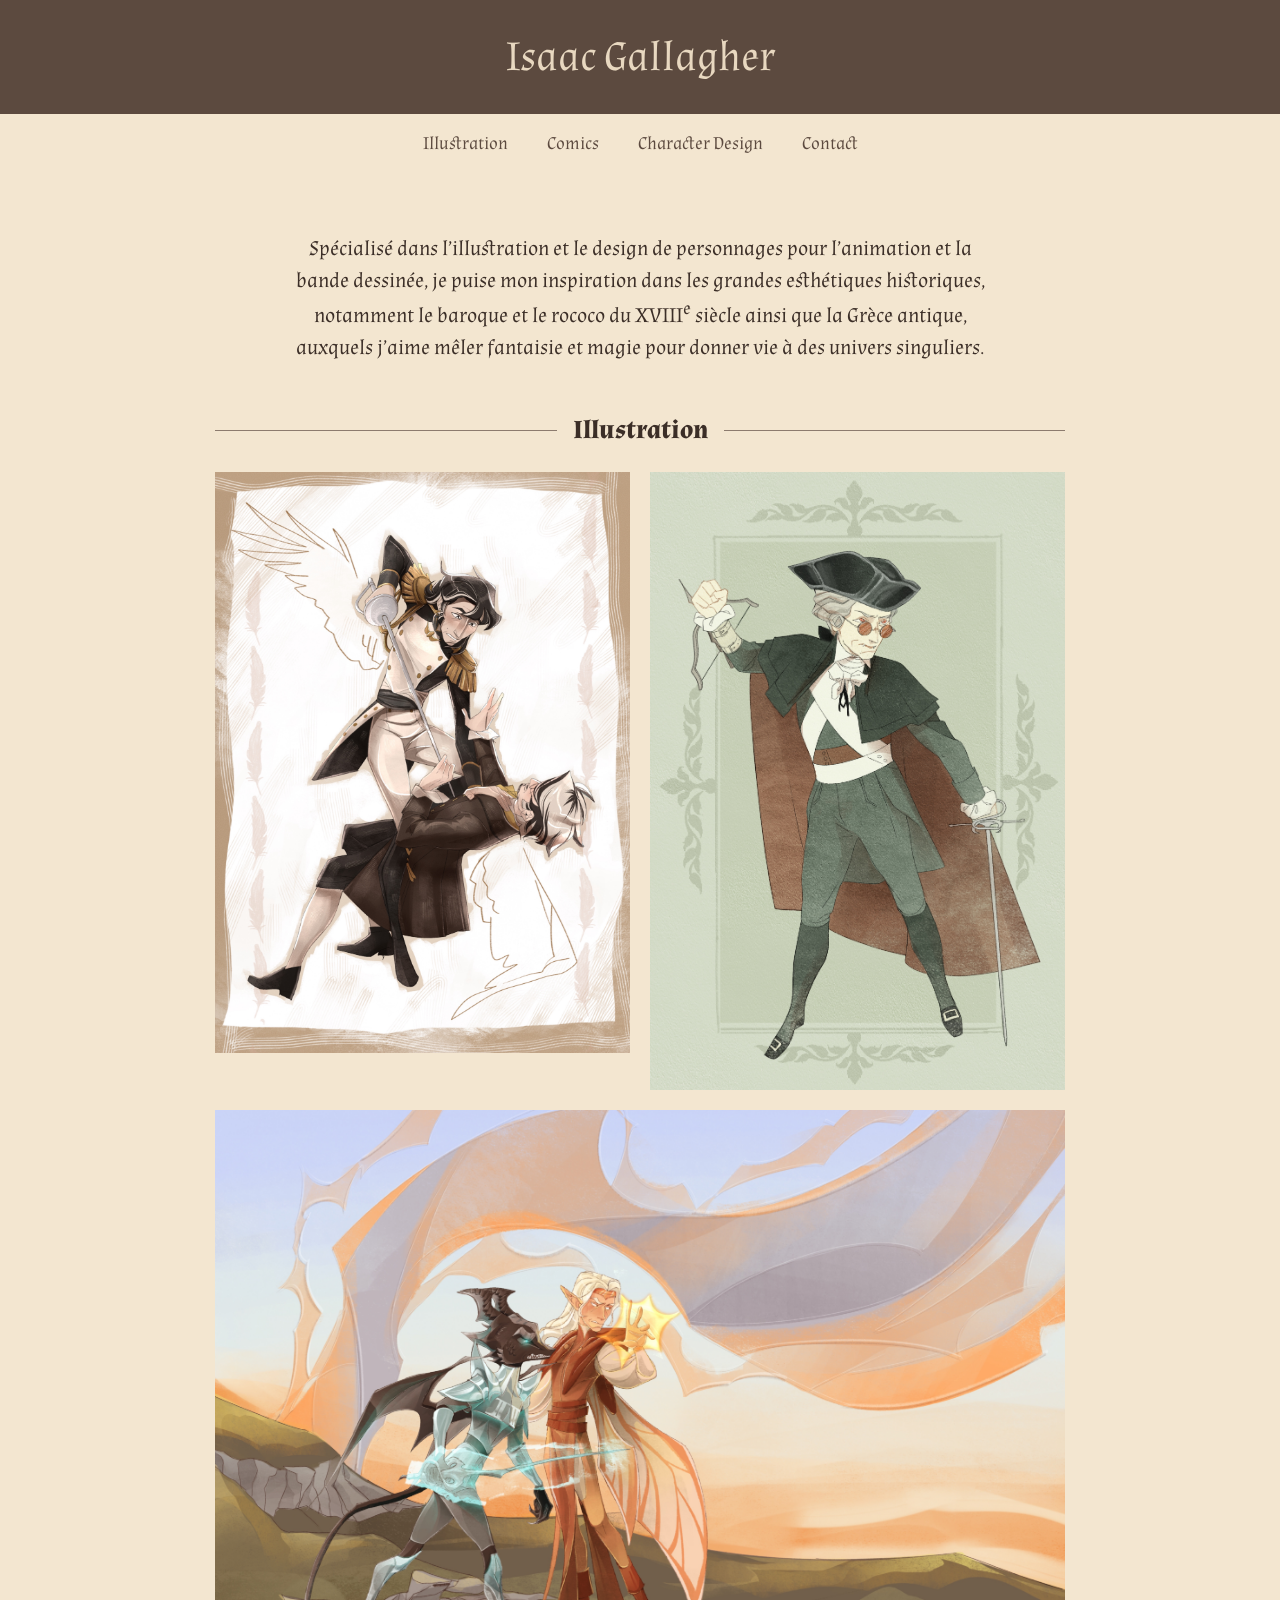
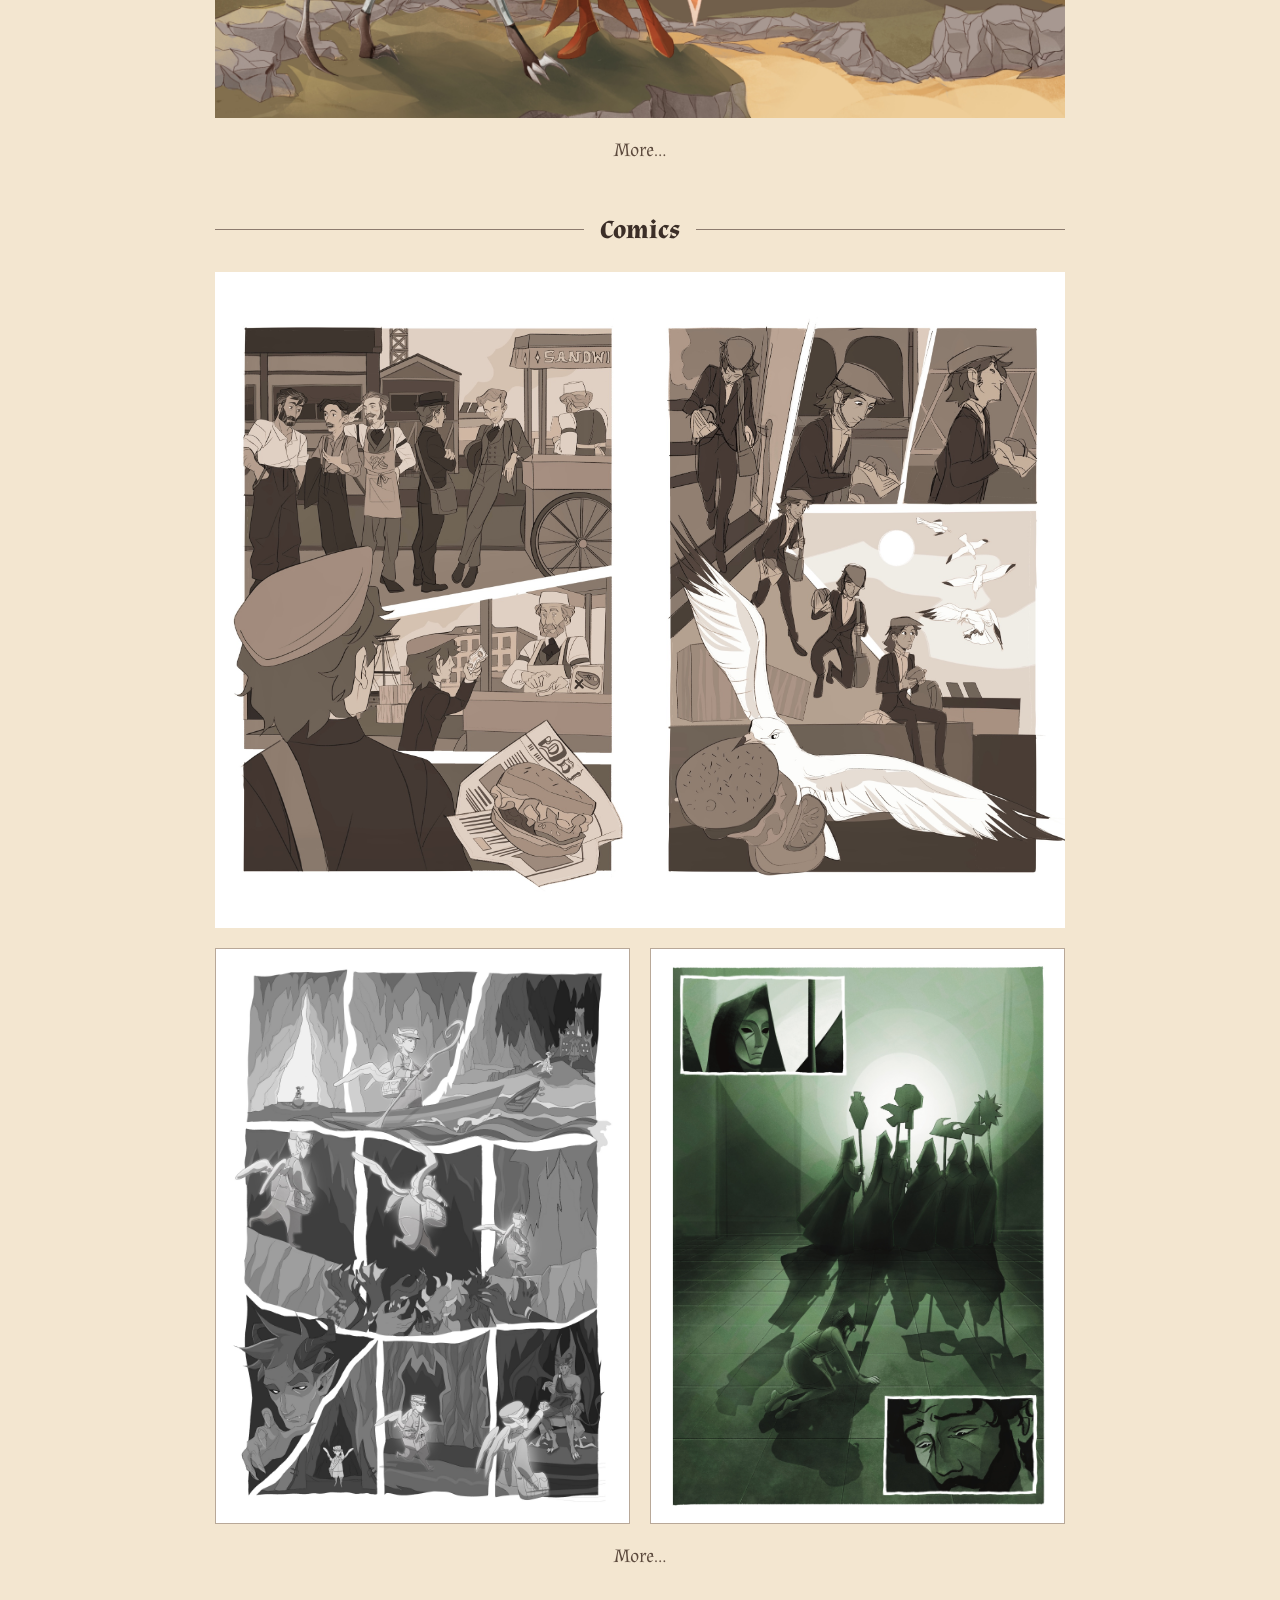
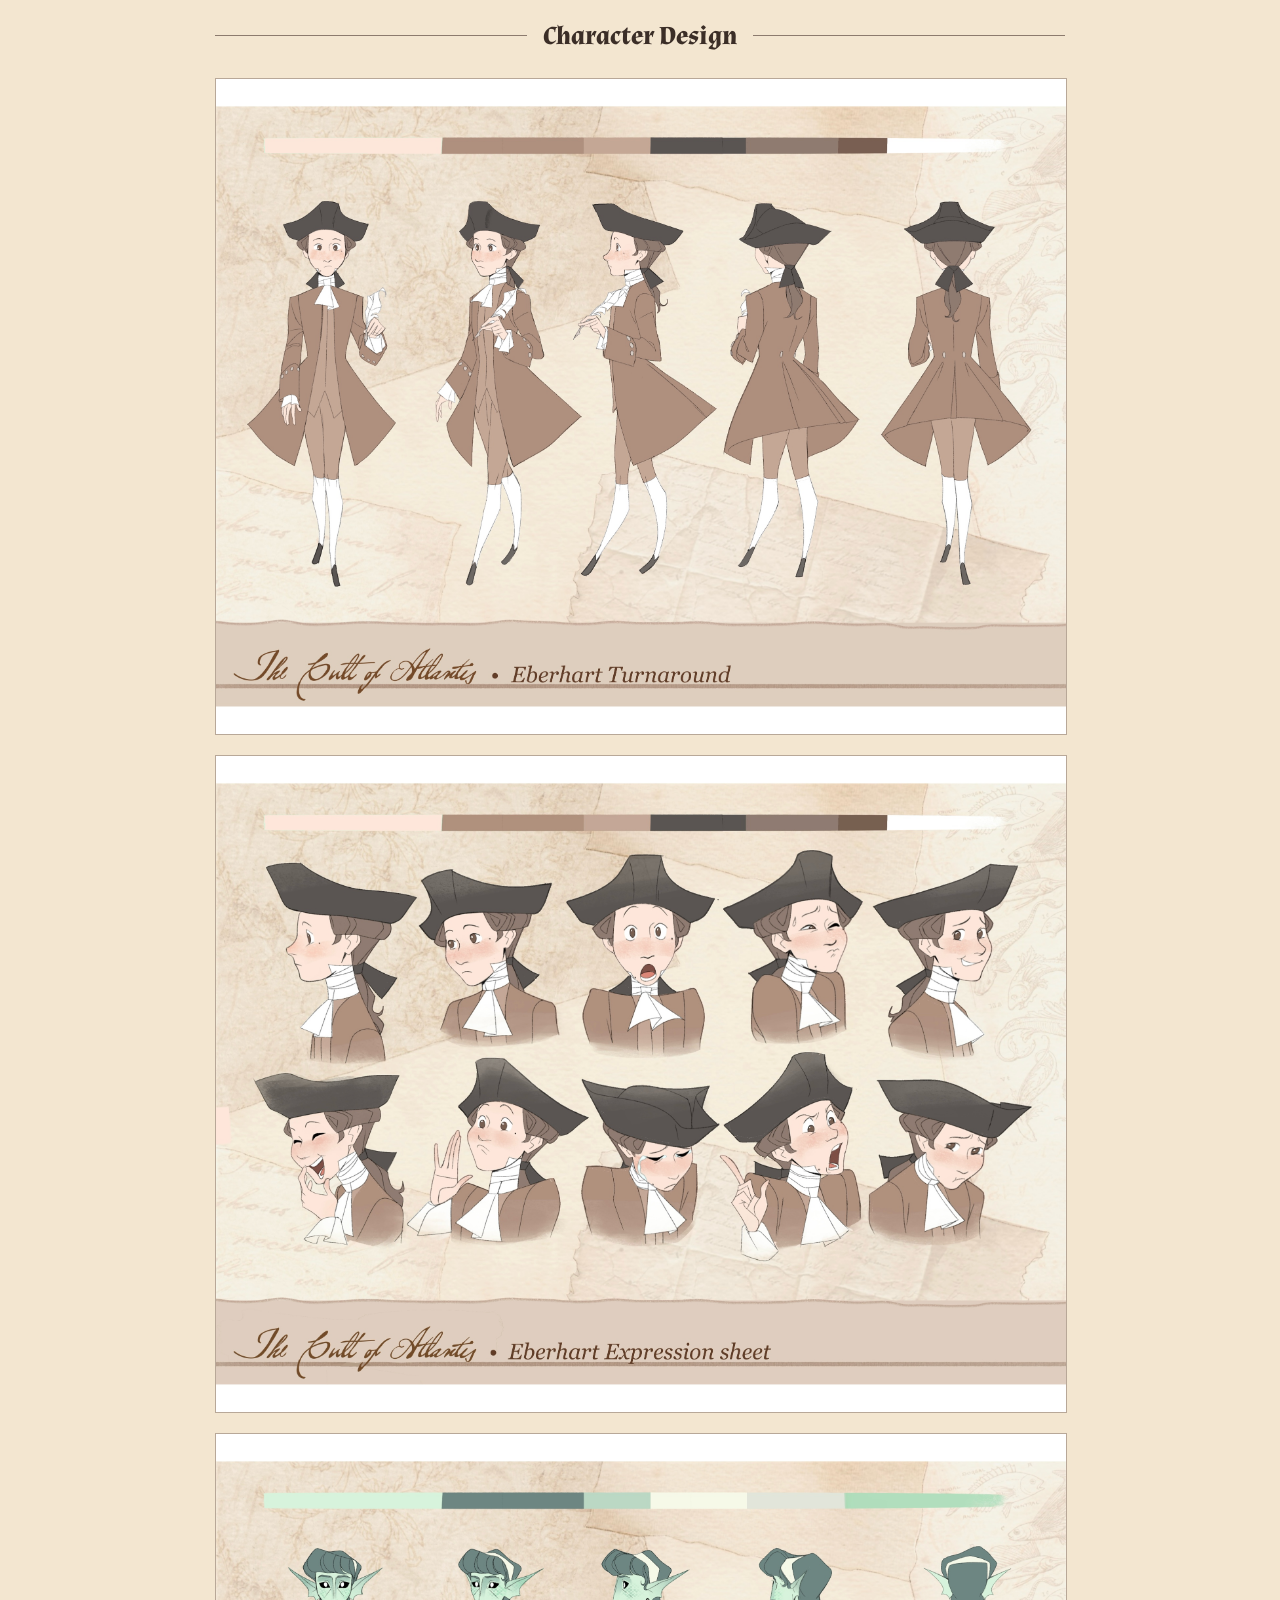
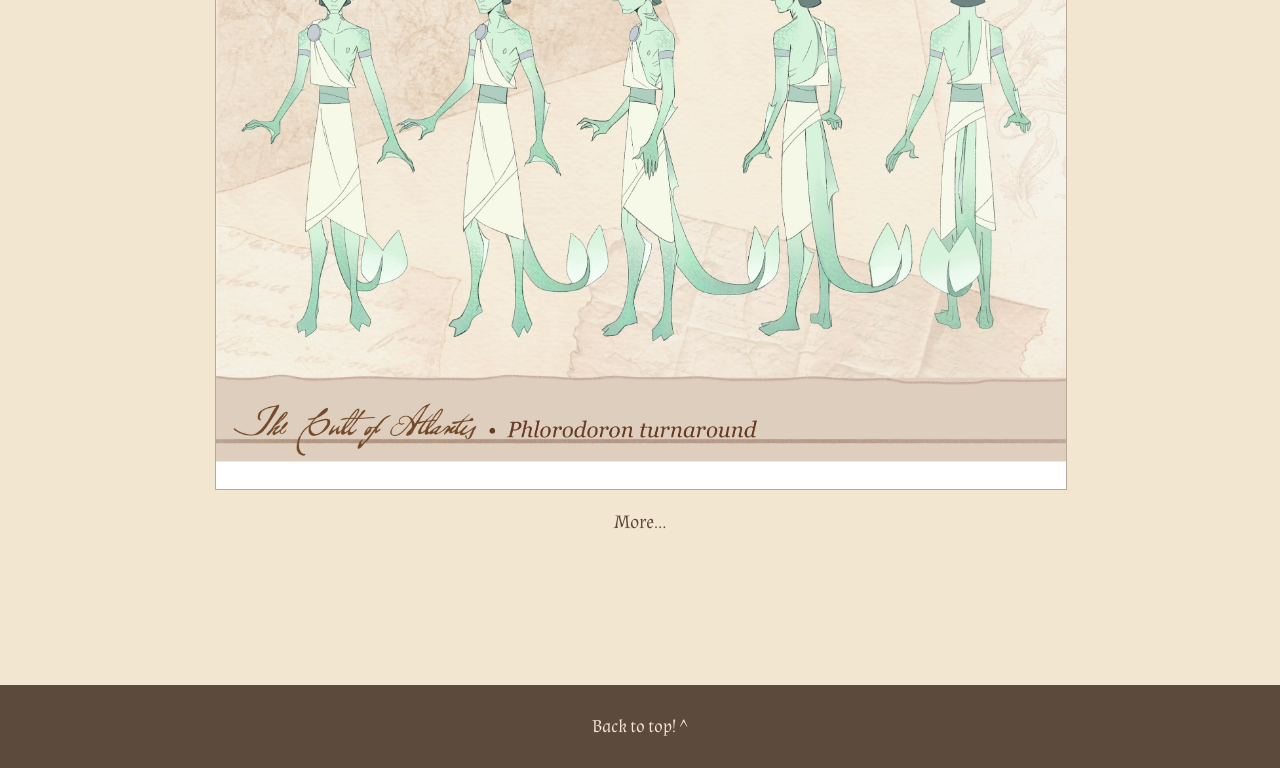
<file: index.html>
<!DOCTYPE html>
<html lang="fr">
<head>
  <meta charset="UTF-8">
  <meta name="viewport" content="width=device-width, initial-scale=1.0">
  <title>Isaac Gallagher – Portfolio</title>
  <link href="https://fonts.googleapis.com/css2?family=Almendra:ital,wght@0,400;0,700;1,400&display=swap" rel="stylesheet">
  <link rel="stylesheet" href="style.css">
</head>
<body>

  <header class="bandeau">
    <header id="haut">
  </header>
<h1><a href="index.html">Isaac Gallagher</a></h1>  </header>

  <nav class="menu">
    <a href="illustration.html">Illustration</a>
    <a href="comics.html">Comics</a>
    <a href="character-design.html">Character Design</a>
    <a href="contact.html">Contact</a>
  </nav>

  <main>
    <p class="intro">
      Spécialisé dans l’illustration et le design de personnages pour
      l’animation et la bande dessinée, je puise mon inspiration dans les
      grandes esthétiques historiques, notamment le baroque et le rococo du
      XVIII<sup>e</sup> siècle ainsi que la Grèce antique, auxquels j’aime mêler
      fantaisie et magie pour donner vie à des univers singuliers.
    </p>

    <h2 class="titre-section"><span>Illustration</span></h2>

    <div class="galerie">
      <img src="images/illustration-1.jpeg" alt="Illustration 1">
      <img src="images/illustration-2.jpeg" alt="Illustration 2">
      <img src="images/illustration-3.jpeg" alt="Illustration 3" class="large">
    </div>

<!-- Lien vers la page Illustration -->
<a href="illustration.html" class="lien-more">More…</a>


<!-- ===== SECTION COMICS ===== -->
<h2 class="titre-section"><span>Comics</span></h2>

<div class="galerie-comics">

  <!-- Ligne 1 : double page (une seule image) -->
  <div class="comics-double">
    <img src="images/comic-1.jpeg" alt="Double page de bande dessinée">
  </div>

  <!-- Ligne 2 : deux planches avec chacune leur cadre -->
  <div class="cadre-blanc">
    <img src="images/comic-6.jpeg" alt="Comics planche 3">
  </div>
  <div class="cadre-blanc">
    <img src="images/comic-4.jpeg" alt="Comics planche 4">
  </div>
</div>

<a href="comics.html" class="lien-more">More…</a>


<!-- ===== SECTION CHARACTER DESIGN ===== -->
<h2 class="titre-section"><span>Character Design</span></h2>

<div class="galerie-chara">
  <img src="images/charadesign-1.jpeg" alt="Eberhart Turnaround">
  <img src="images/charadesign-2.jpeg" alt="Eberhart Expression sheet">
  <img src="images/charadesign-3.jpeg" alt="Phlorodoron Turnaround">
</div>

<a href="character-design.html" class="lien-more">More…</a>

  </main>

  <!-- ===== BANNIÈRE DU BAS ===== -->
<footer class="pied-de-page">
  <a href="#haut">Back to top! ^</a>
</footer>

</body>
</html>
</file>
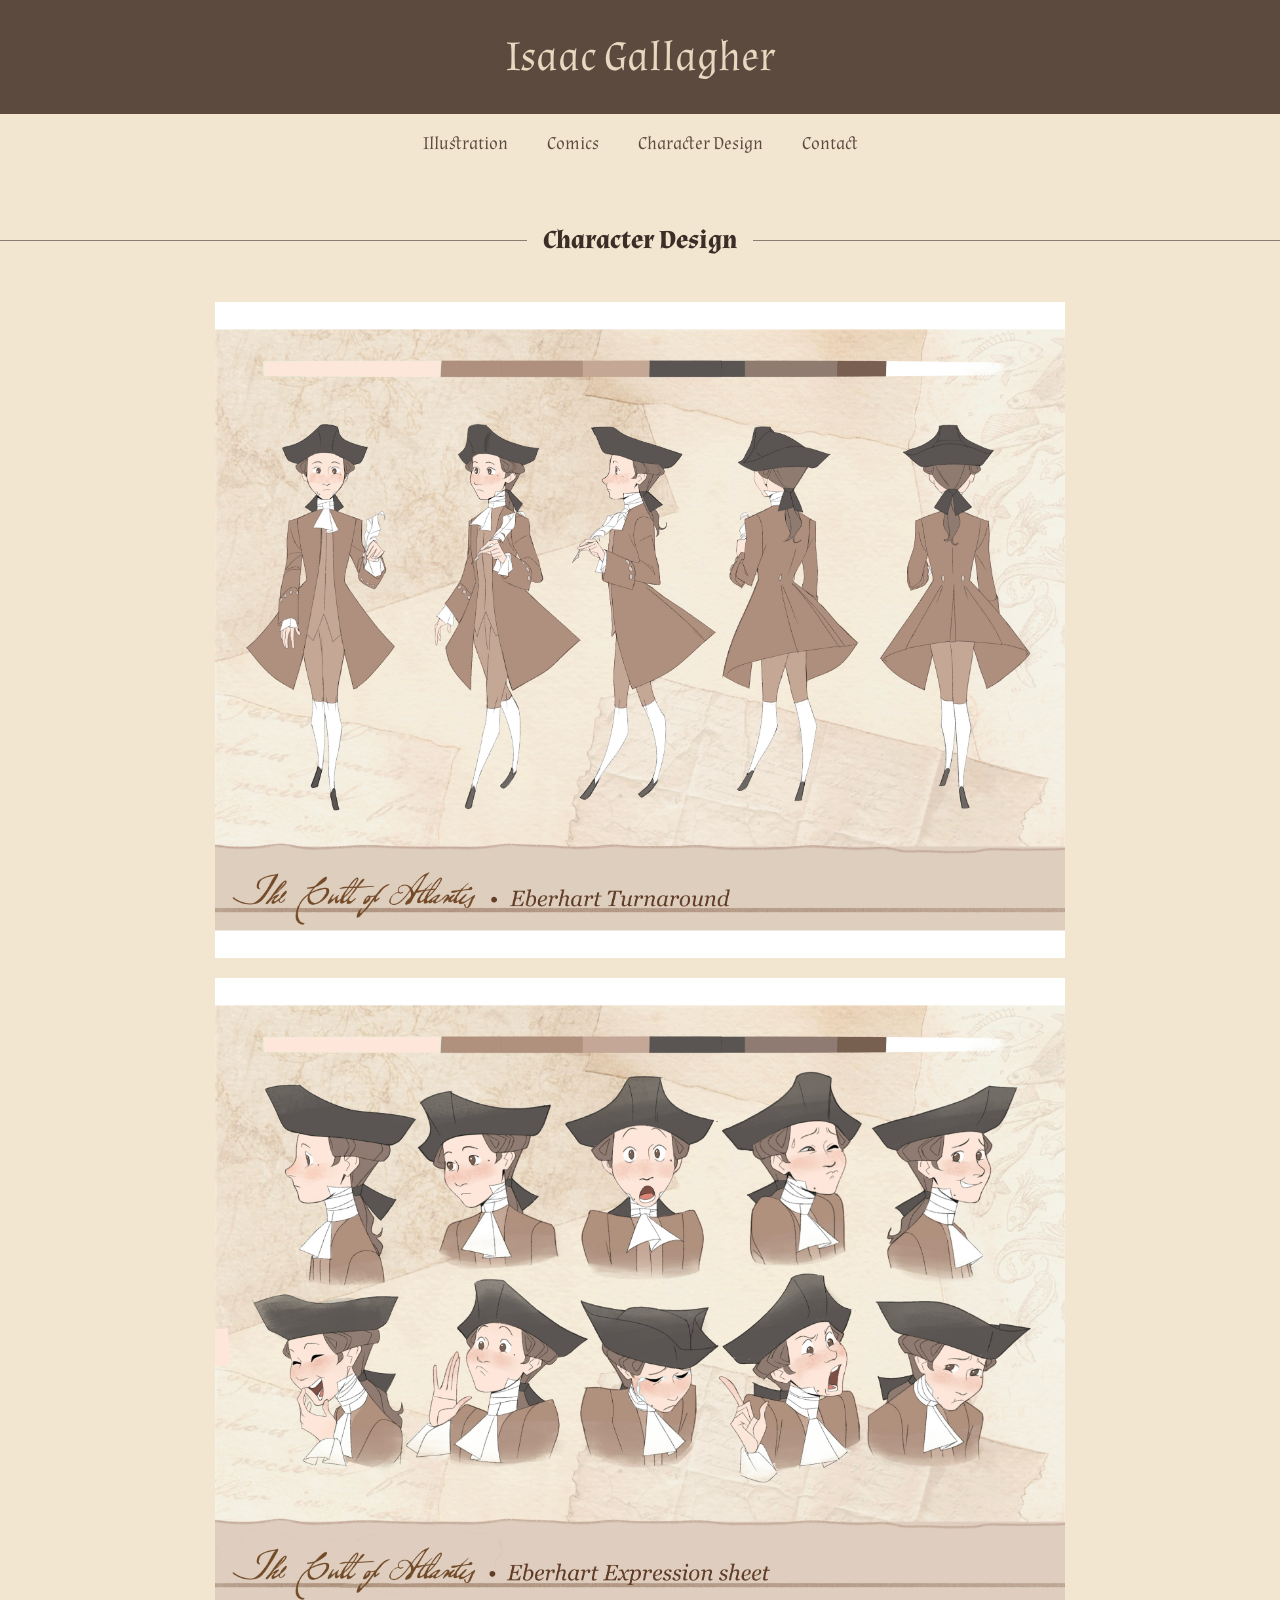
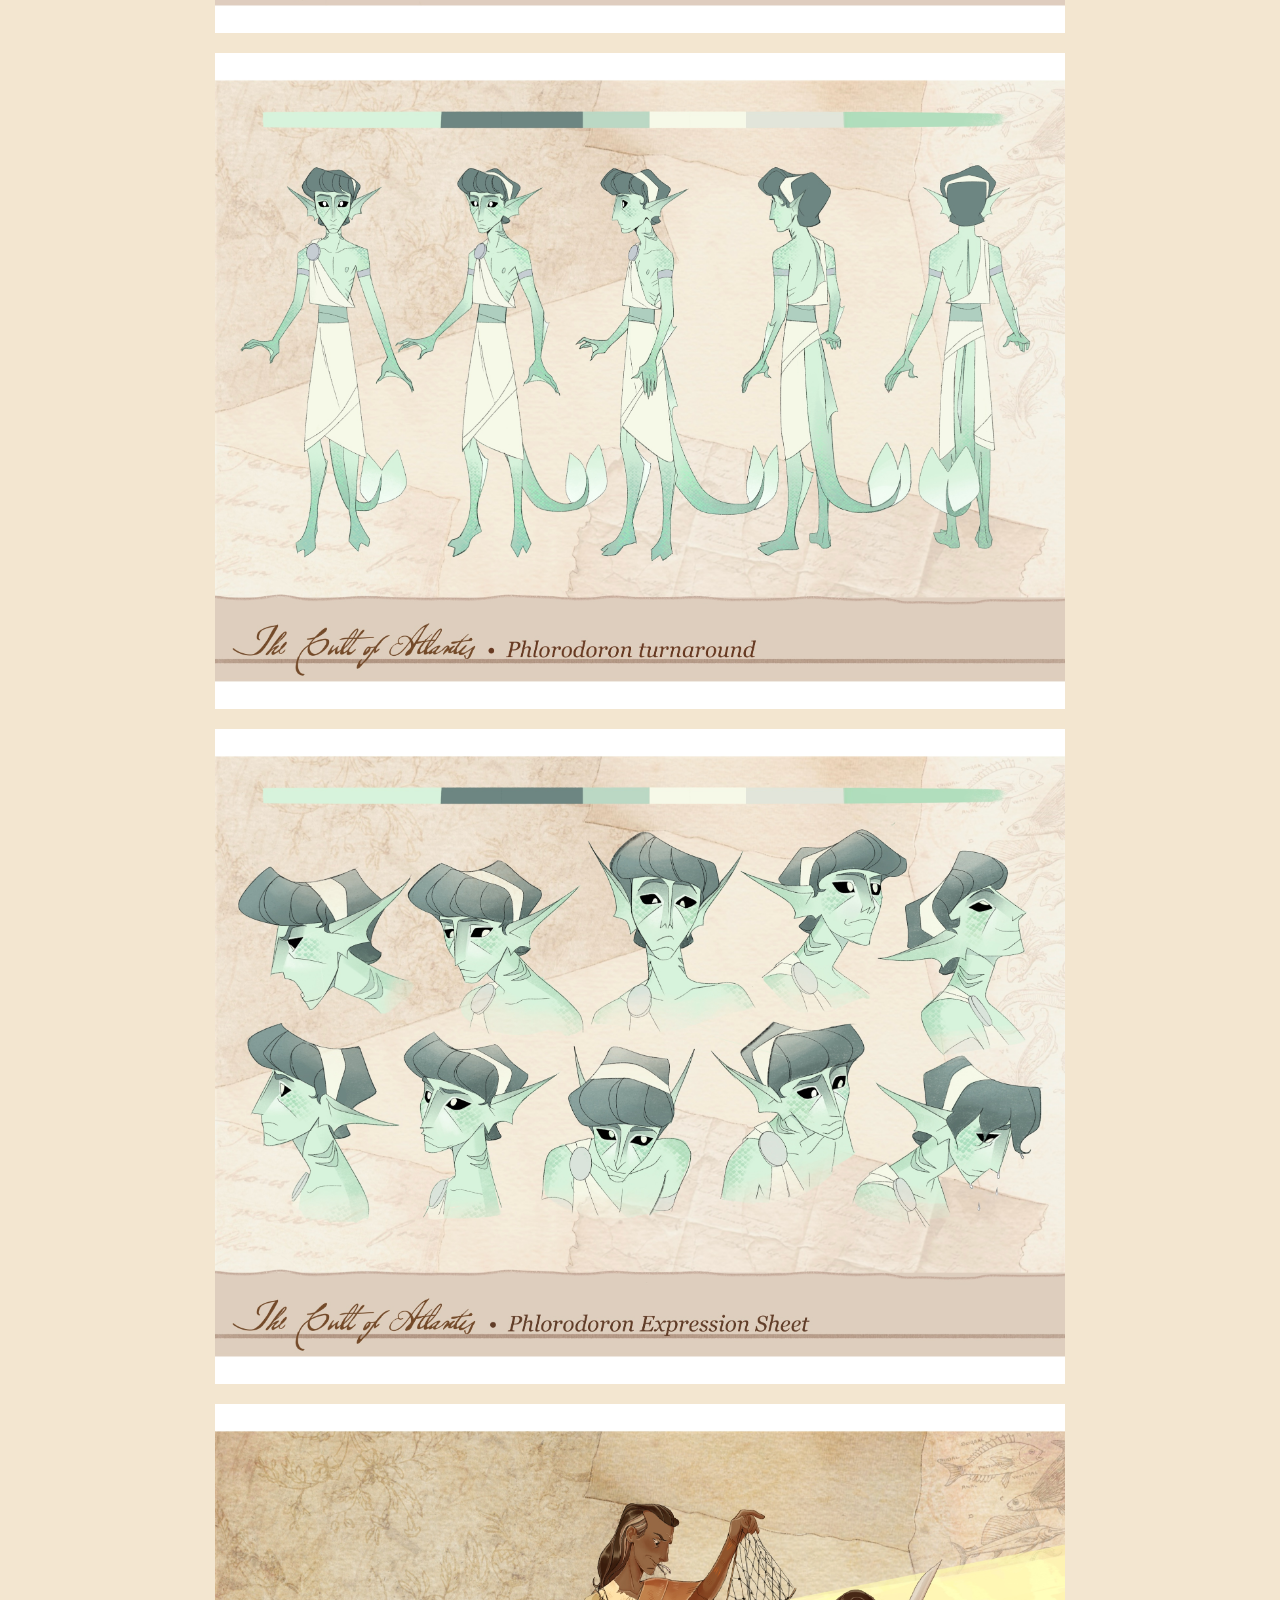
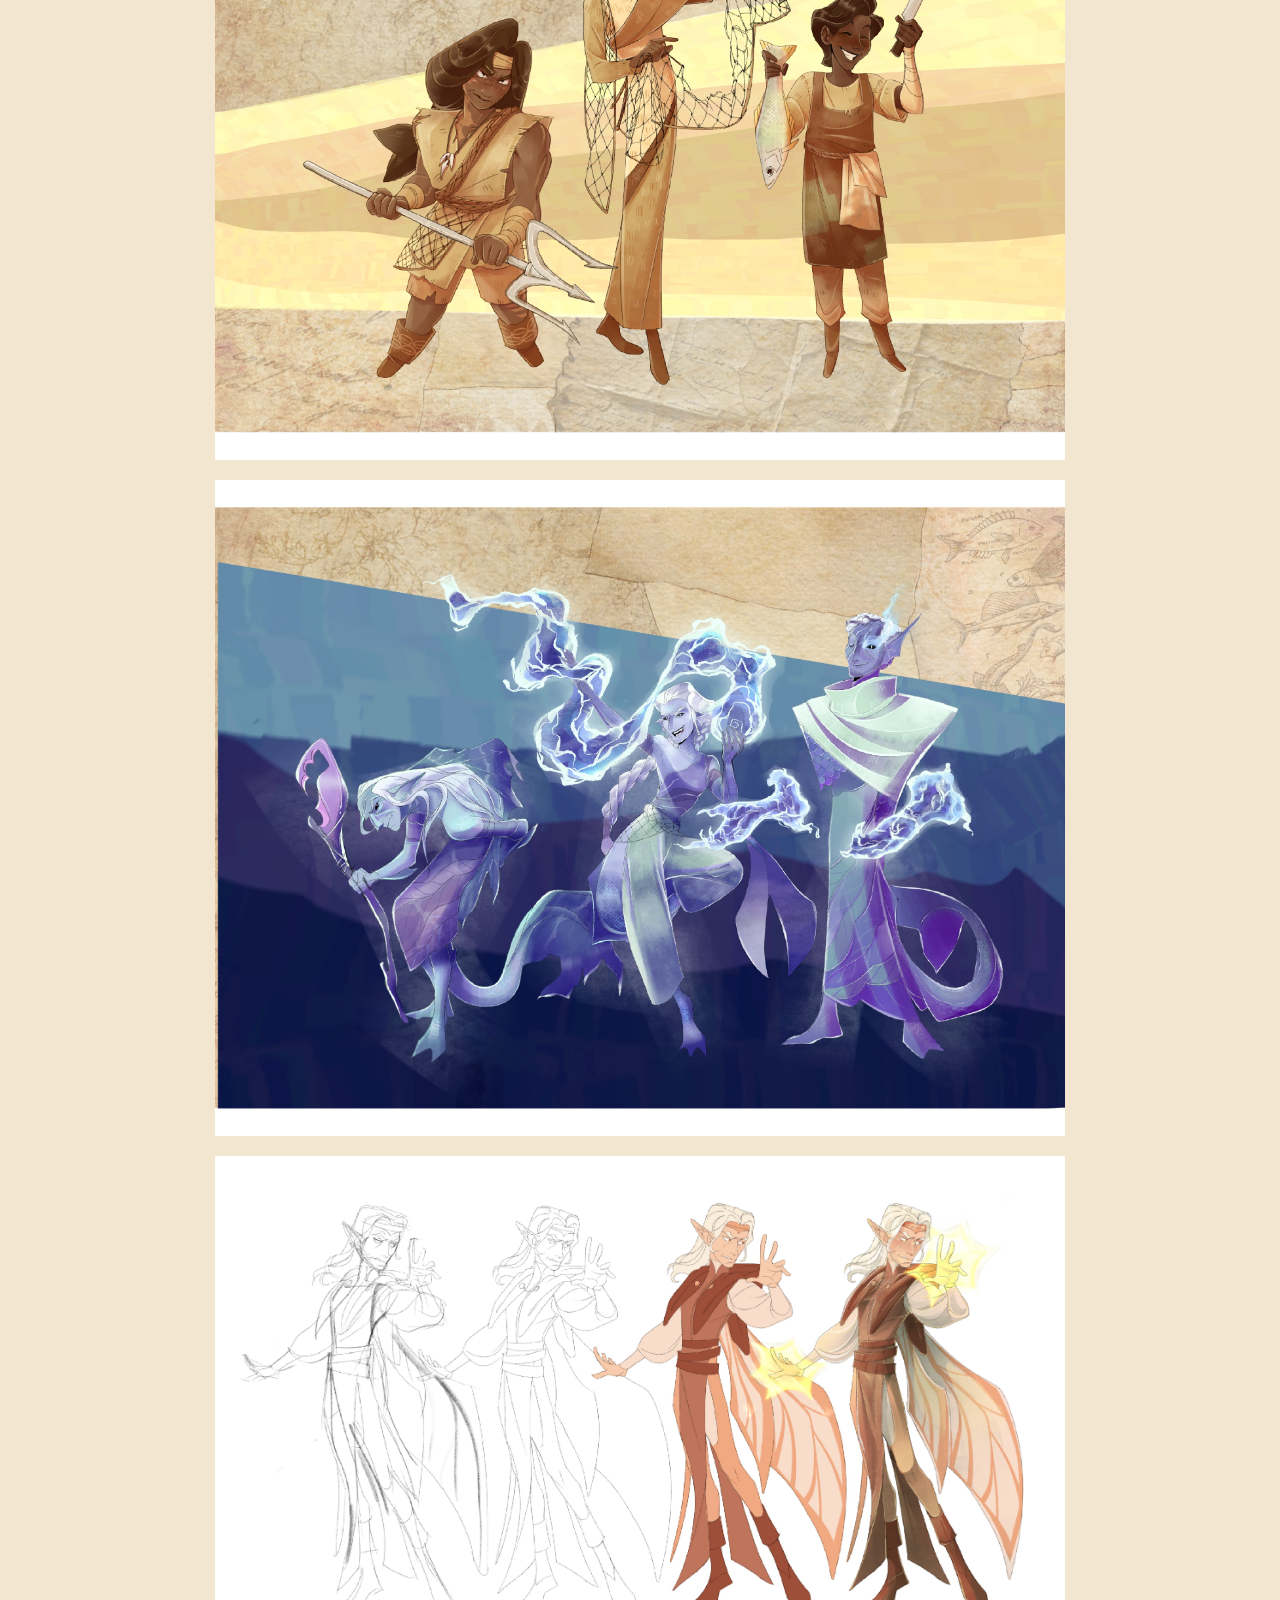
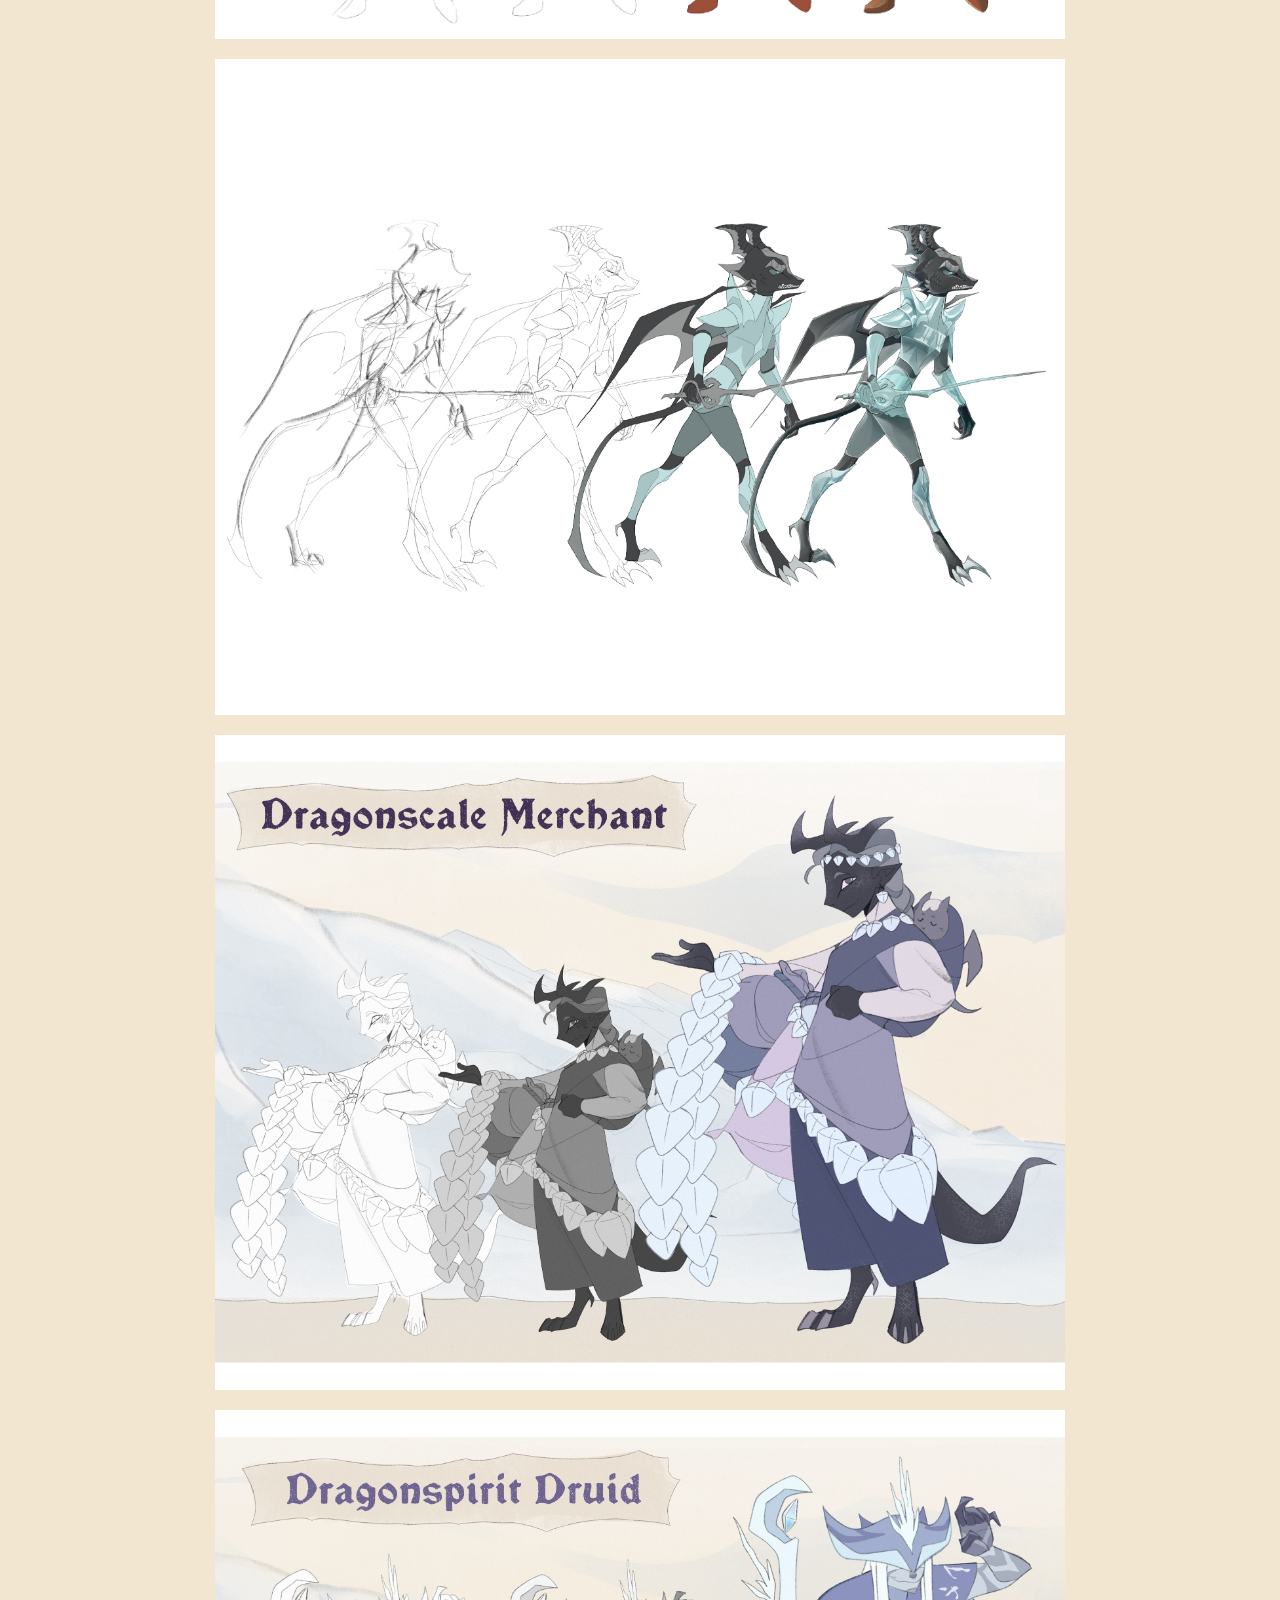
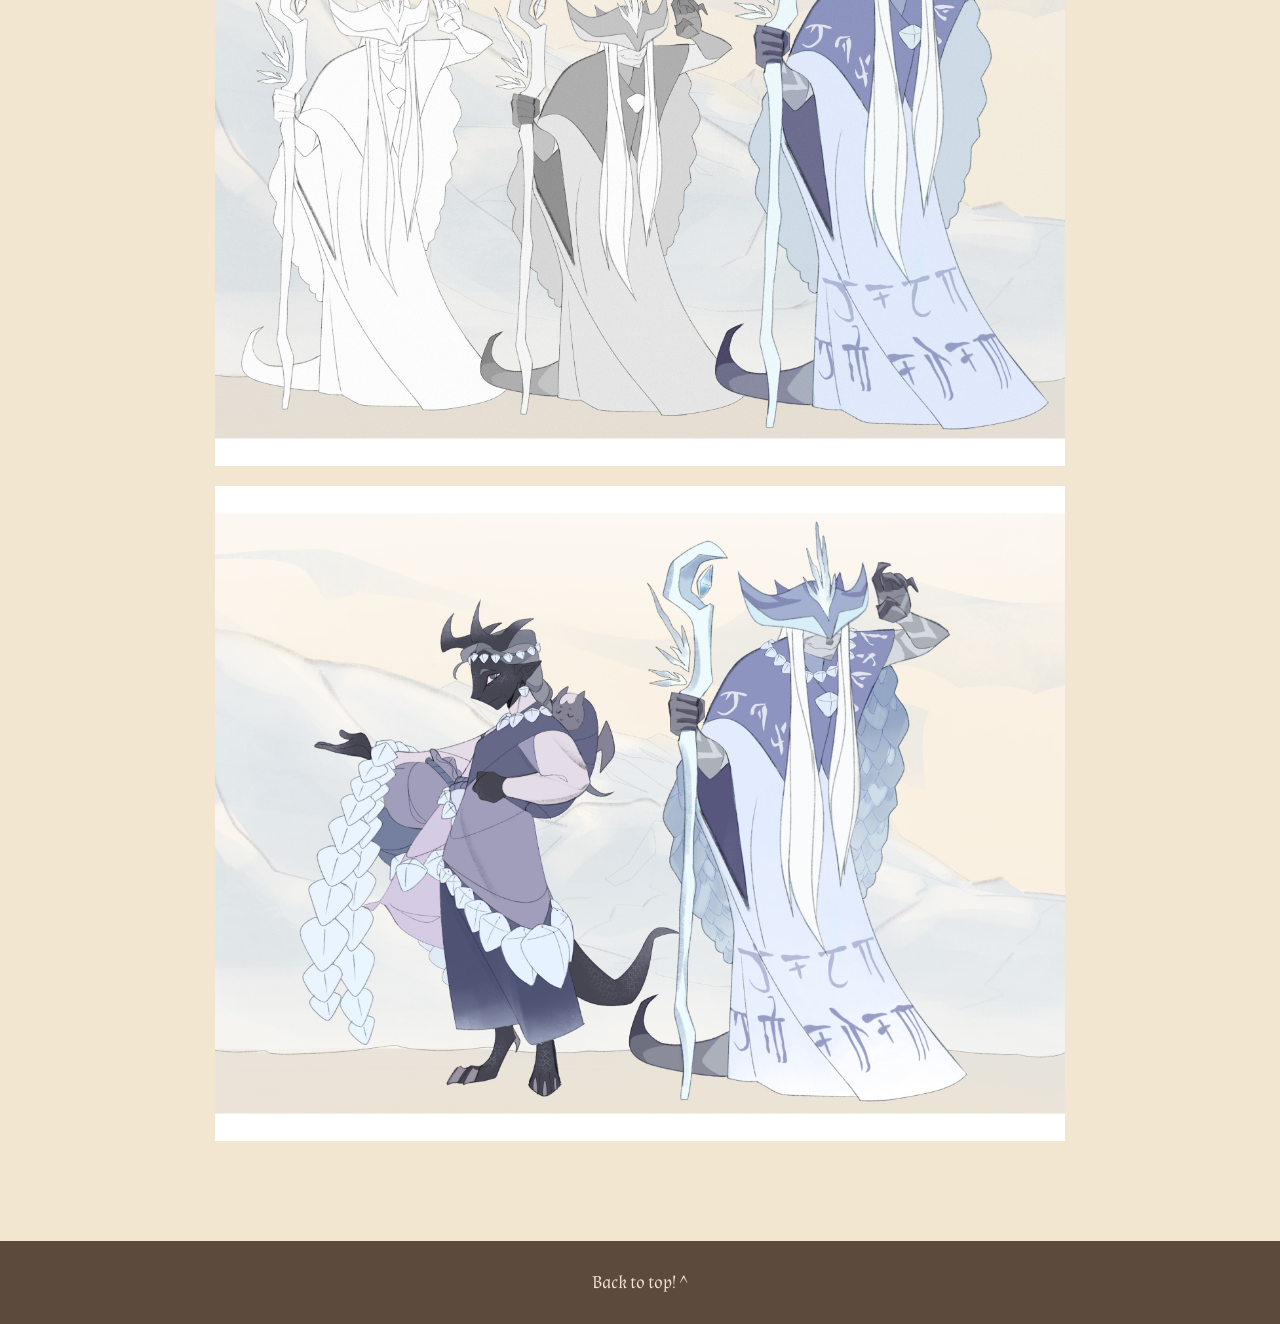
<file: character-design.html>
<!DOCTYPE html>
<html lang="fr">
<head>
  <meta charset="UTF-8">
  <meta name="viewport" content="width=device-width, initial-scale=1.0">
  <title>Character Design – Isaac Gallagher</title>
  <link rel="preconnect" href="https://fonts.googleapis.com">
  <link href="https://fonts.googleapis.com/css2?family=Almendra:wght@400;700&display=swap" rel="stylesheet">
  <link rel="stylesheet" href="style.css">
</head>
<body>

   <header class="bandeau">
  <header id="haut">
    </header>
    <h1><a href="index.html">Isaac Gallagher</a></h1>
  </header>

  <nav class="menu">
    <a href="illustration.html">Illustration</a>
    <a href="comics.html">Comics</a>
    <a href="character-design.html">Character Design</a>
    <a href="contact.html">Contact</a>
  </nav>

  <!-- ===== TITRE ===== -->
  <h2 class="titre-section"><span>Character Design</span></h2>

  <!-- ===== GALERIE ===== -->
  <main class="galerie">

    <!-- 1 : Eberhart turnaround -->
    <div class="galerie-cadre large">
      <img src="images/charadesign-1.jpeg" alt="Eberhart turnaround">
    </div>

    <!-- 2 : Eberhart expression sheet -->
    <div class="galerie-cadre large">
      <img src="images/charadesign-2.jpeg" alt="Eberhart expression sheet">
    </div>

    <!-- 3 : Phlorodoron turnaround -->
    <div class="galerie-cadre large">
      <img src="images/charadesign-3.jpeg" alt="Phlorodoron turnaround">
    </div>

    <!-- 4 : Les trois pêcheurs -->
    <div class="galerie-cadre large">
      <img src="images/charadesign-4.jpeg" alt="Personnages pêcheurs">
    </div>

    <!-- 5 : Les créatures violettes -->
    <div class="galerie-cadre large">
      <img src="images/charadesign-5.jpeg" alt="Créatures aquatiques">
    </div>

    <!-- 6 : L'elfe (croquis à couleur) -->
    <div class="galerie-cadre large">
      <img src="images/charadesign-6.jpeg" alt="Étapes de l'elfe">
    </div>

    <!-- 7 : Le démon (croquis à couleur) -->
    <div class="galerie-cadre large">
      <img src="images/charadesign-7.jpeg" alt="Étapes du démon">
    </div>

    <!-- 8 : NOUVELLE IMAGE -->
    <div class="galerie-cadre large">
      <img src="images/charadesign-8.jpeg" alt="Character design 8">
    </div>

    <!-- 9 : NOUVELLE IMAGE -->
    <div class="galerie-cadre large">
      <img src="images/charadesign-9.jpeg" alt="Character design 9">
    </div>

        <!-- 10 : NOUVELLE IMAGE -->
    <div class="galerie-cadre large">
      <img src="images/charadesign-10.jpeg" alt="Character design 10">
    </div>

    <!-- 11 : NOUVELLE IMAGE -->
    <div class="galerie-cadre large">
      <img src="images/charadesign-11.jpeg" alt="Character design 11">
    </div>

  </main>

  <!-- ===== BAS DE PAGE ===== -->
  <footer class="pied-de-page">
    <a href="#haut">Back to top! ^</a>
  </footer>

</body>
</html>
</file>
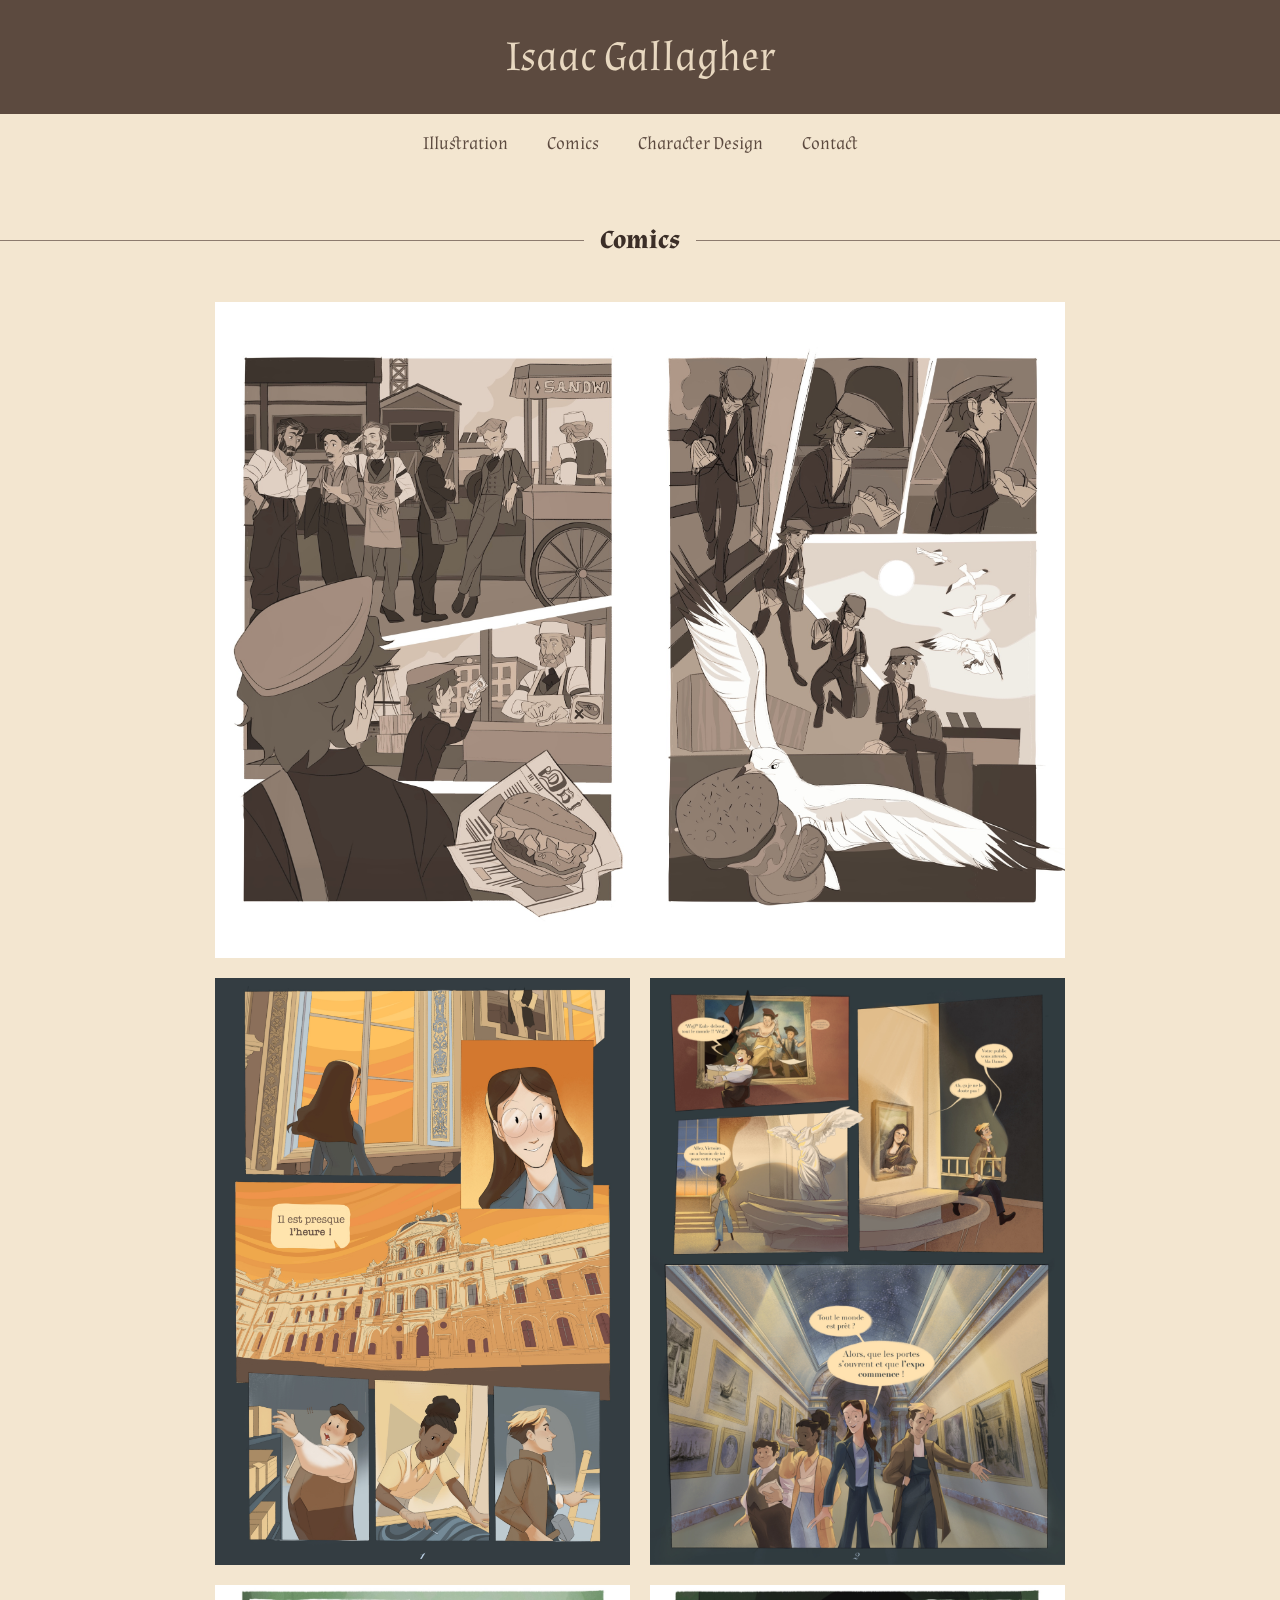
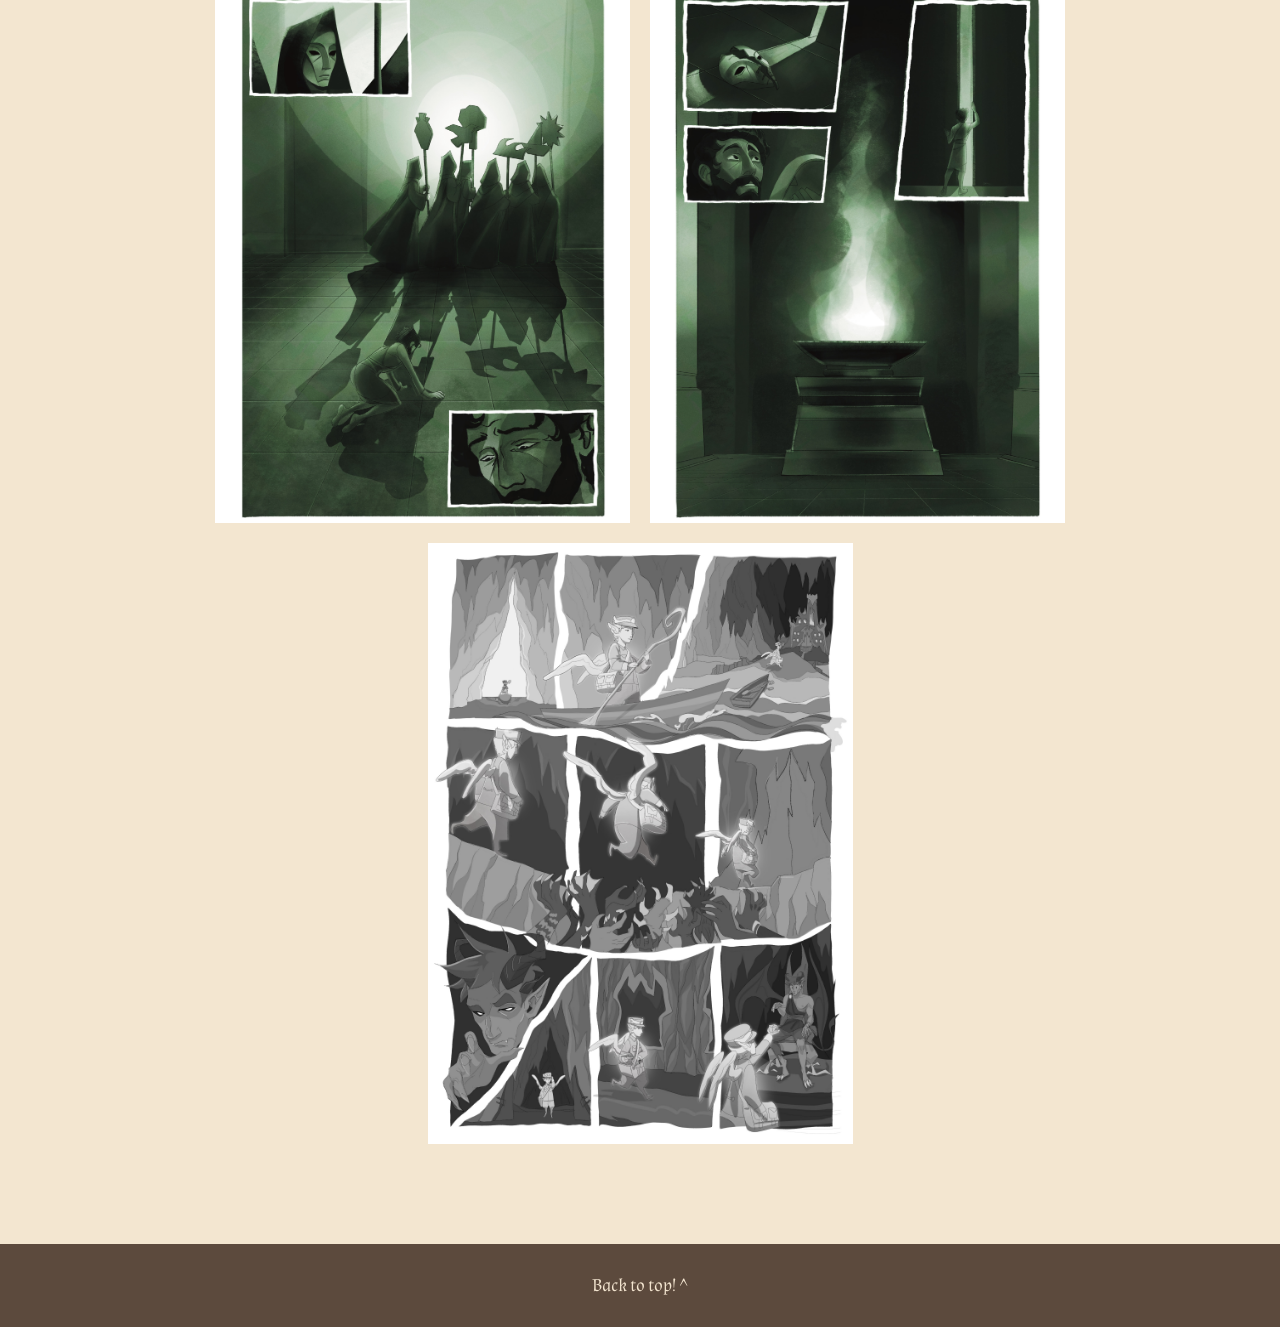
<file: comics.html>
<!DOCTYPE html>
<html lang="fr">
<head>
  <meta charset="UTF-8">
  <meta name="viewport" content="width=device-width, initial-scale=1.0">
  <title>Comics – Isaac Gallagher</title>
  <link rel="preconnect" href="https://fonts.googleapis.com">
  <link href="https://fonts.googleapis.com/css2?family=Almendra:wght@400;700&display=swap" rel="stylesheet">
  <link rel="stylesheet" href="style.css">

  <!-- Réglages propres à la page Comics -->
  <style>
    /* Pages jamais rognées */
    .galerie-comics .galerie-cadre img {
      height: auto;
      object-fit: contain;
    }

    /* Page seule centrée */
    .galerie-cadre.centre {
      grid-column: 1 / -1;
      justify-self: center;
      width: 50%;
    }
  </style>
</head>
<body>

  <!-- ===== EN-TÊTE ===== -->
   <header class="bandeau">
  <header id="haut">
    </header>
    <h1><a href="index.html">Isaac Gallagher</a></h1>
  </header>

  <!-- ===== MENU ===== -->
  <nav class="menu">
    <a href="illustration.html">Illustration</a>
    <a href="comics.html">Comics</a>
    <a href="character-design.html">Character Design</a>
    <a href="contact.html">Contact</a>
  </nav>

  <!-- ===== TITRE ===== -->
  <h2 class="titre-section"><span>Comics</span></h2>

  <!-- ===== GALERIE ===== -->
  <main class="galerie galerie-comics">

    <!-- Ligne 1 : double page (une seule image) -->
    <div class="galerie-cadre large">
      <img src="images/comic-1.jpeg" alt="Double page de comic">
    </div>

    <!-- Ligne 2 : deux pages -->
    <div class="galerie-cadre">
      <img src="images/comic-2.jpeg" alt="Page de comic 2">
    </div>
    <div class="galerie-cadre">
      <img src="images/comic-3.jpeg" alt="Page de comic 3">
    </div>

    <!-- Ligne 3 : deux pages -->
    <div class="galerie-cadre">
      <img src="images/comic-4.jpeg" alt="Page de comic 4">
    </div>
    <div class="galerie-cadre">
      <img src="images/comic-5.jpeg" alt="Page de comic 5">
    </div>

    <!-- Ligne 4 : une page seule, centrée -->
    <div class="galerie-cadre centre">
      <img src="images/comic-6.jpeg" alt="Page de comic 6">
    </div>

  </main>

  <!-- ===== BAS DE PAGE ===== -->
  <footer class="pied-de-page">
    <a href="#haut">Back to top! ^</a>
  </footer>

</body>
</html>
</file>
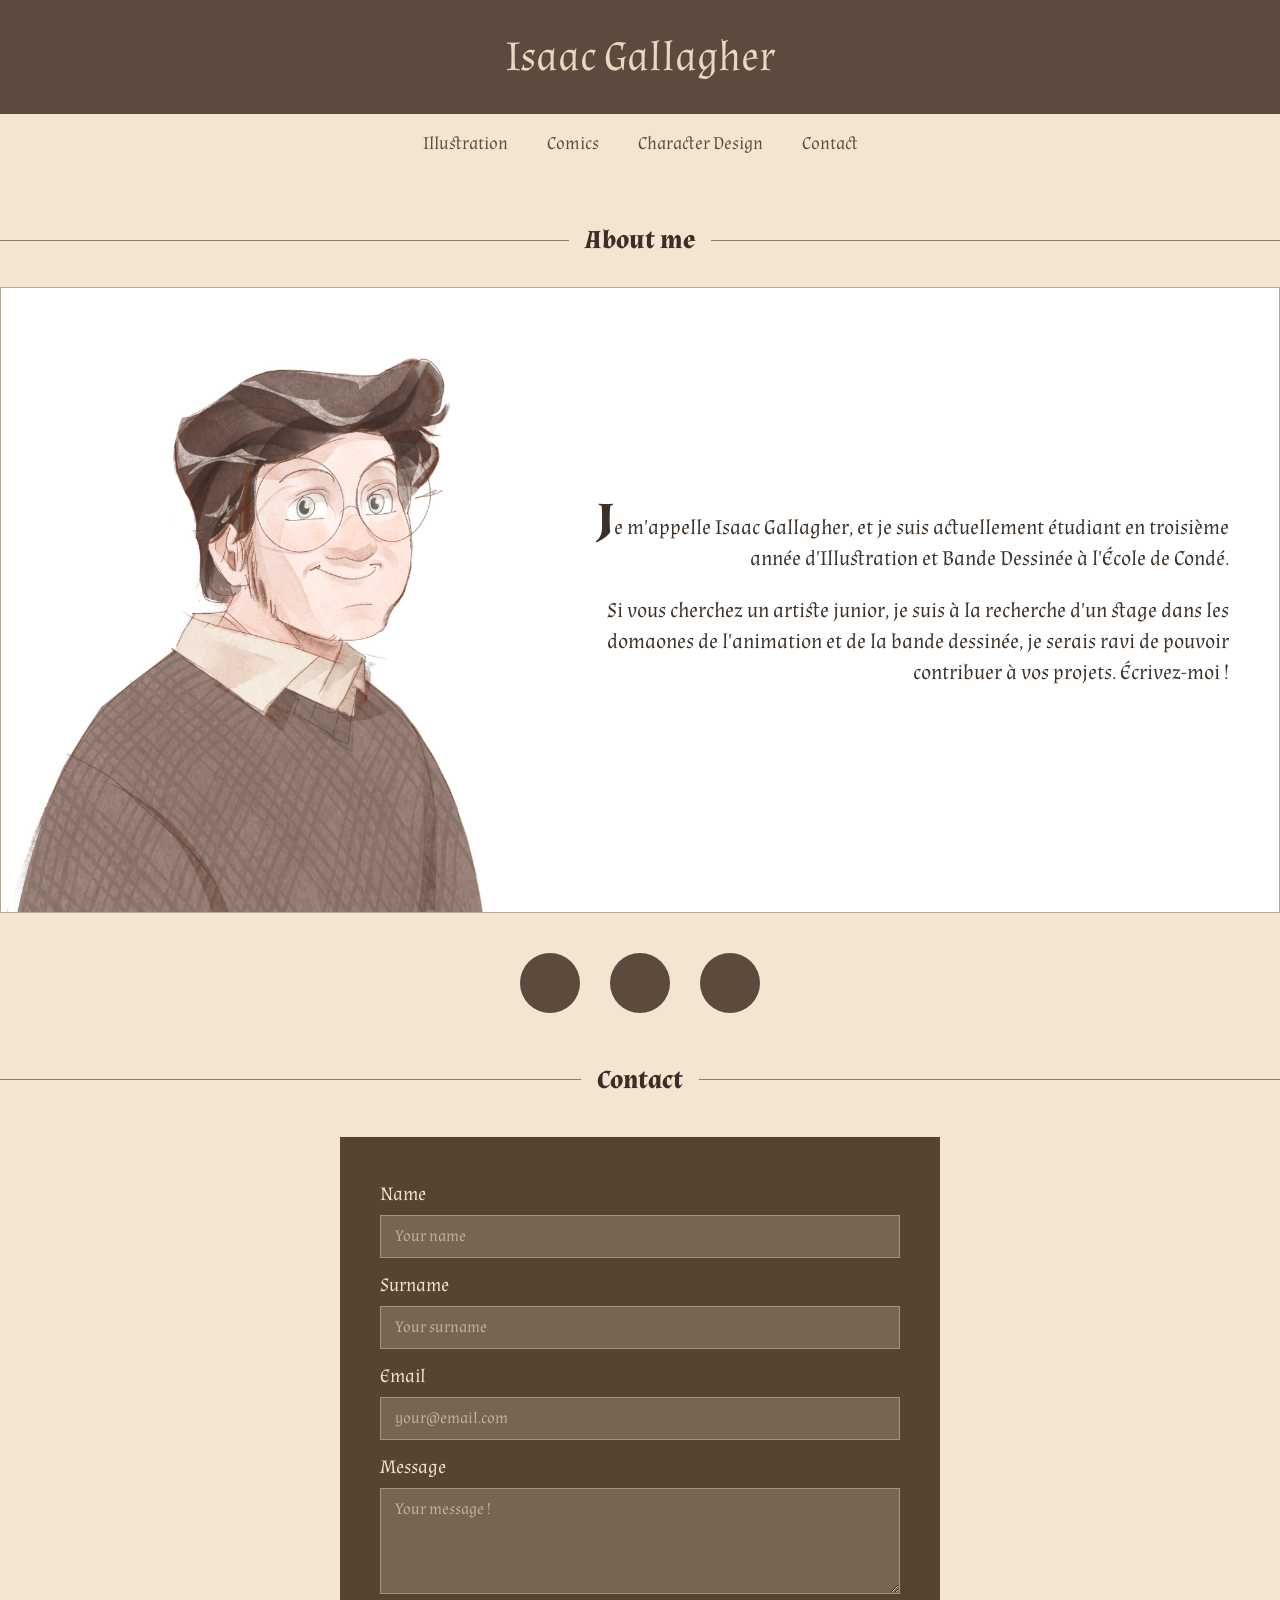
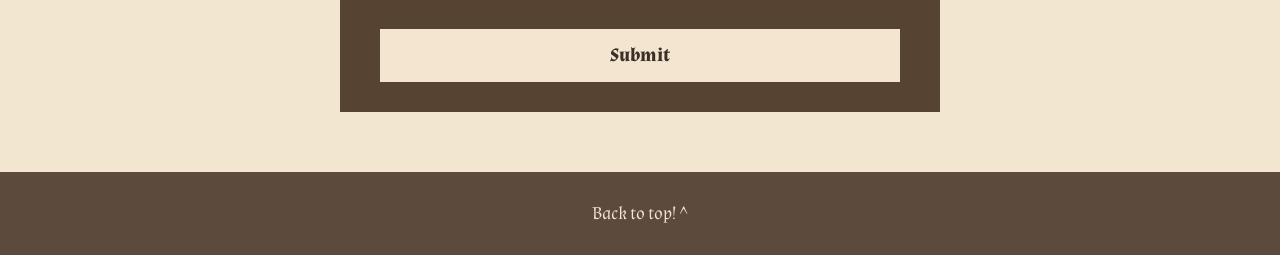
<file: contact.html>
<!DOCTYPE html>
<html lang="fr">
<head>
  <meta charset="UTF-8">
  <meta name="viewport" content="width=device-width, initial-scale=1.0">
  <title>Isaac Gallagher – Portfolio</title>
  <link href="https://fonts.googleapis.com/css2?family=Almendra:ital,wght@0,400;0,700;1,400&display=swap" rel="stylesheet">
  <link rel="stylesheet" href="style.css">
</head>
<body>

  <header class="bandeau">
        <header id="haut">
          </header>
<h1><a href="index.html">Isaac Gallagher</a></h1>
  </header>

  <nav class="menu">
    <a href="illustration.html">Illustration</a>
    <a href="comics.html">Comics</a>
    <a href="character-design.html">Character Design</a>
    <a href="contact.html">Contact</a>
  </nav>



</main>

<!-- ===== ABOUT ME ===== -->
<h2 class="titre-section"><span>About me</span></h2>

<section class="about">
  <img src="images/isaacito.jpeg" alt="Autoportrait d'Isaac Gallagher" class="about-portrait">

  <div class="about-texte">
    <p>
      <span class="lettrine">J</span>e m'appelle Isaac Gallagher,
      et je suis actuellement étudiant en troisième année d'Illustration
      et Bande Dessinée à l'École de Condé.
    </p>
    <p>
      Si vous cherchez un artiste junior, je suis à la recherche d'un stage
      dans les domaones de l'animation et de la bande dessinée, je serais ravi de pouvoir
      contribuer à vos projets. Écrivez-moi !
    </p>
  </div>
</section>


<!-- ===== MACARONS ===== -->
<div class="macarons">
  <a href="https://www.instagram.com/isaaclouisdv?vrfl=MWphY3ppdGF2cTBuOQ%3D%3D&utm_source=qr" target="_blank" aria-label="Instagram">
    <i class="fa-brands fa-instagram"></i>
  </a>
  <a href="https://www.linkedin.com/in/isaac-louis-gallagher-35b880215?utm_source=share_via&utm_content=profile&utm_medium=member_ios" target="_blank" aria-label="LinkedIn">
    <i class="fa-brands fa-linkedin-in"></i>
  </a>
  <a href="mailto:isaacagallagher@gmail.com" aria-label="Envoyer un mail">
    <i class="fa-solid fa-envelope"></i>
  </a>
</div>


<!-- ===== CONTACT ===== -->
<h2 class="titre-section"><span>Contact</span></h2>

<form class="formulaire" action="https://formspree.io/f/xnppkezd" method="POST">

  <label for="name">Name</label>
  <input type="text" id="name" name="name" placeholder="Your name" required>

  <label for="surname">Surname</label>
  <input type="text" id="surname" name="surname" placeholder="Your surname" required>

  <label for="email">Email</label>
  <input type="email" id="email" name="email" placeholder="your@email.com" required>

  <label for="message">Message</label>
  <textarea id="message" name="message" rows="4" placeholder="Your message !" required></textarea>

  <button type="submit">Submit</button>
</form>


<!-- ===== BAS DE PAGE ===== -->
<footer class="pied-de-page">
  <a href="#haut">Back to top! ^</a>
</footer>

</body>
</html>
</file>
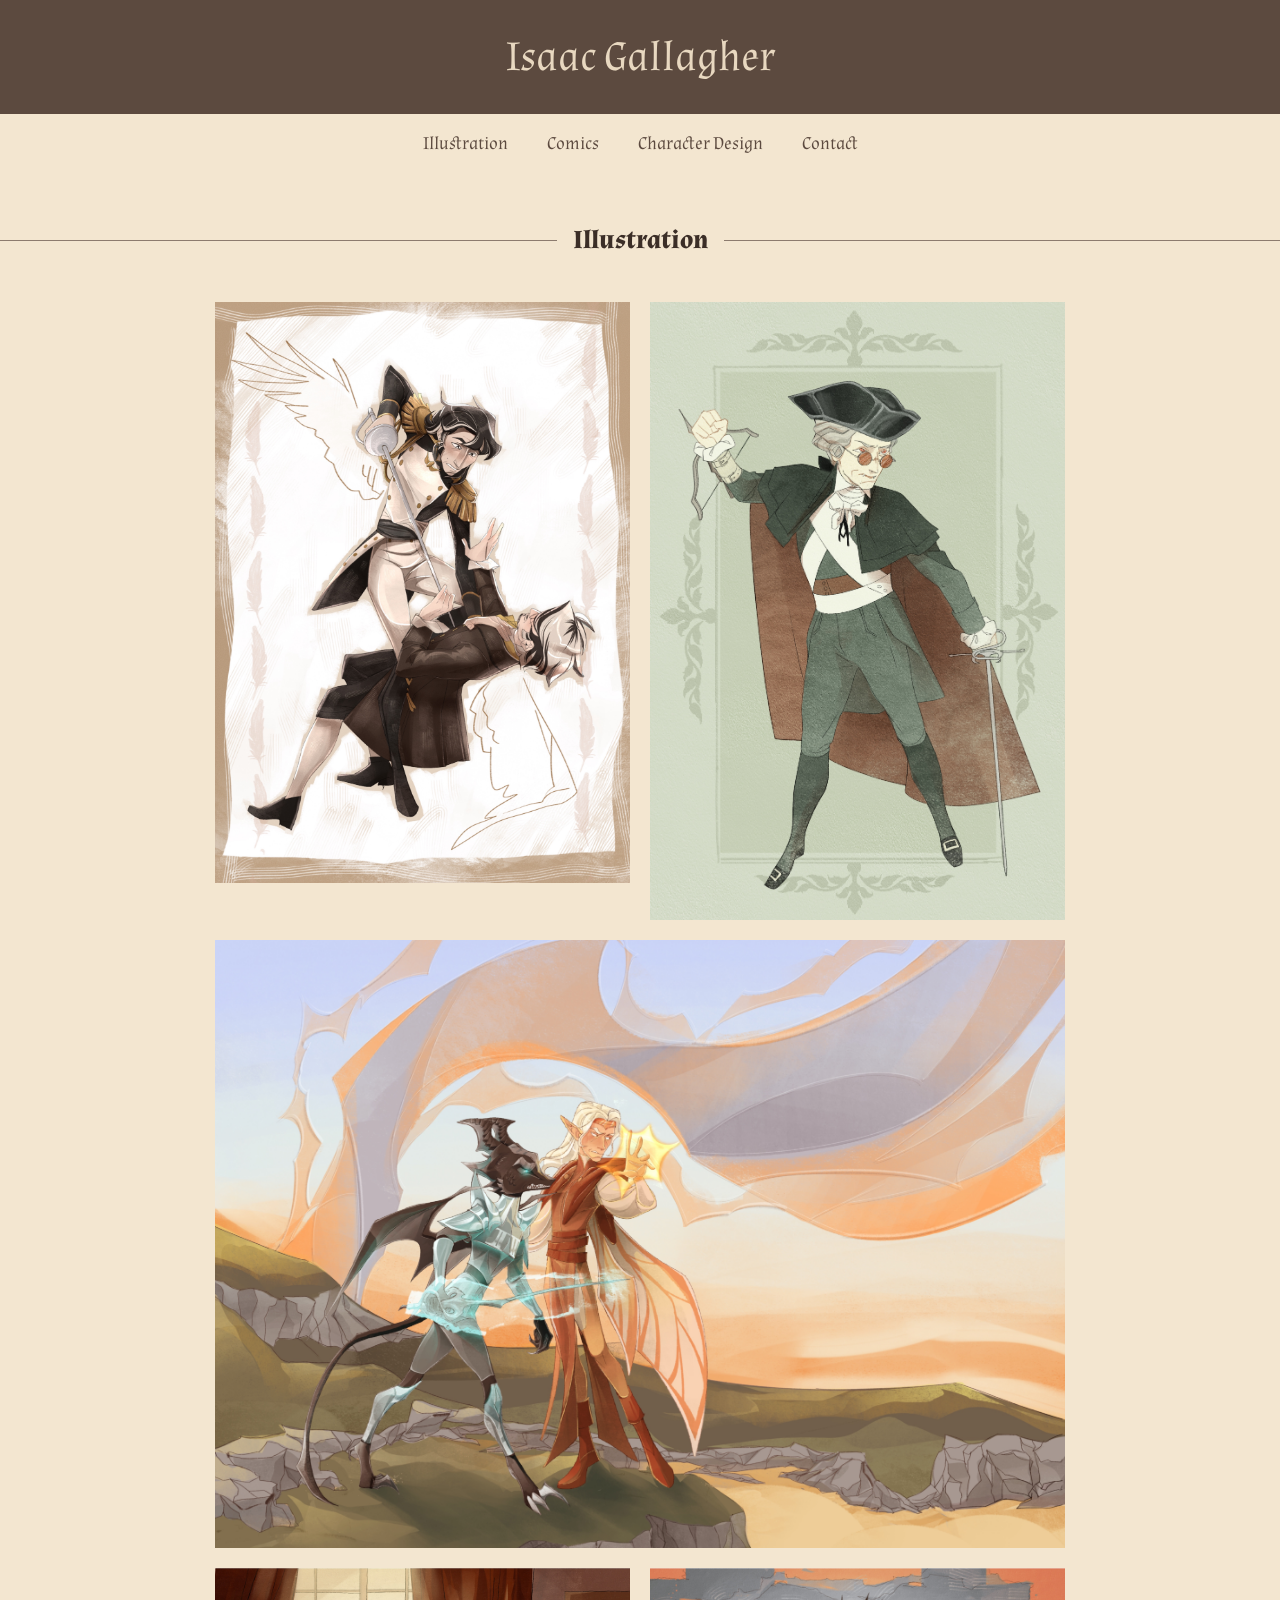
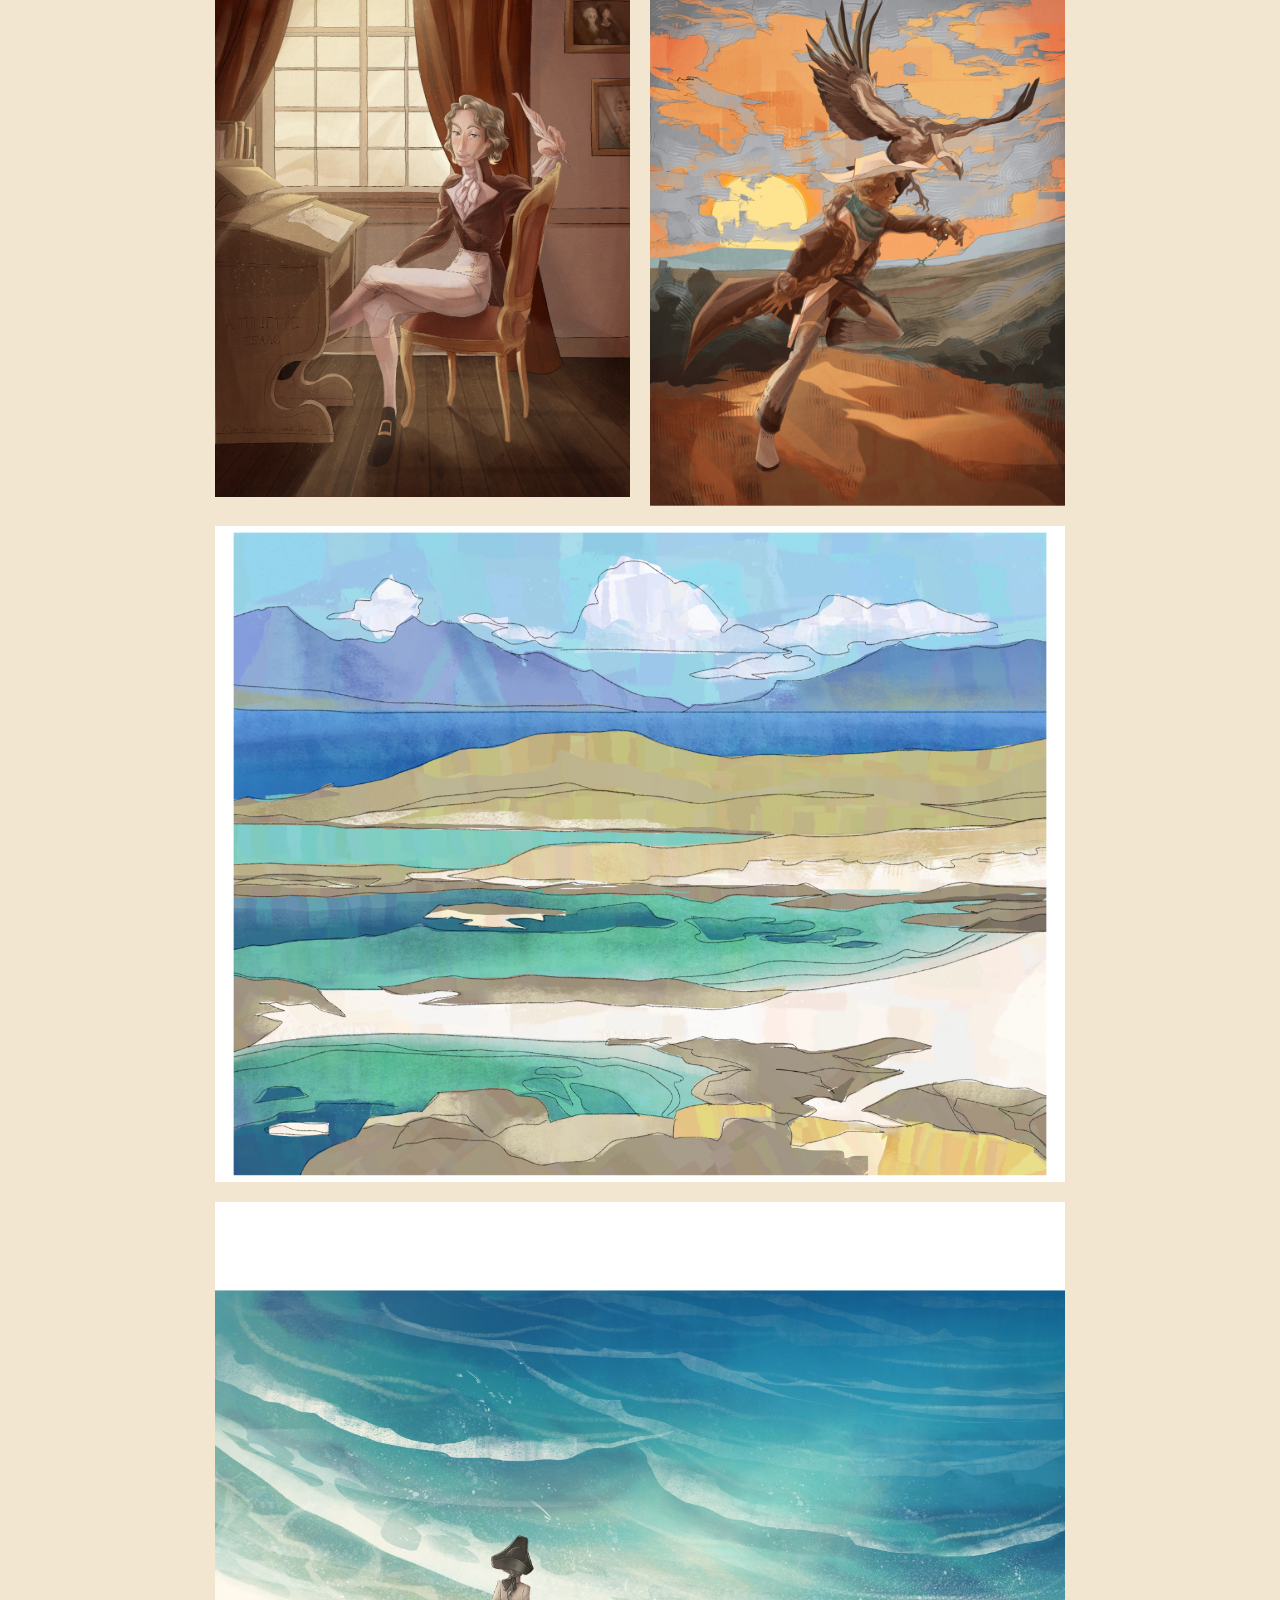
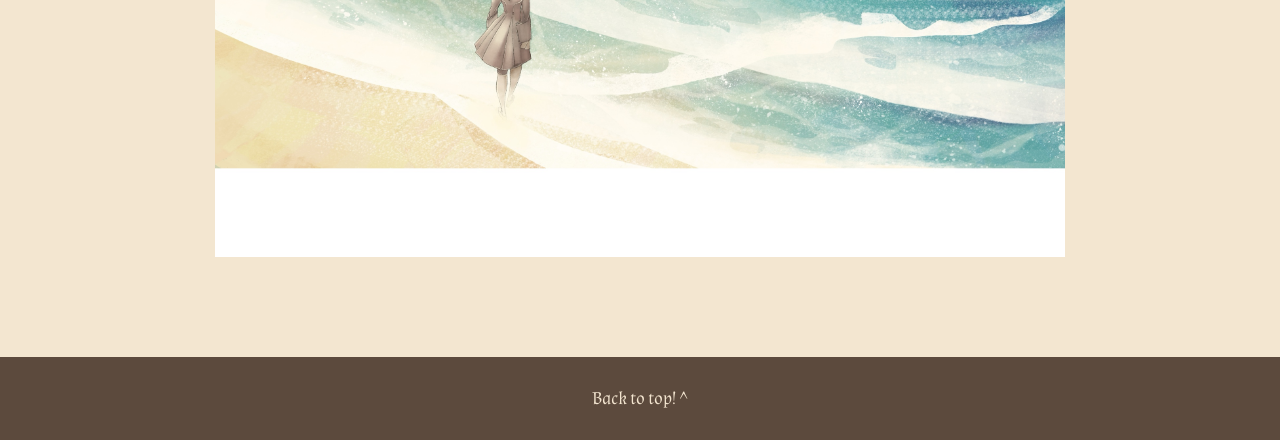
<file: illustration.html>
<!DOCTYPE html>
<html lang="fr">
<head>
  <meta charset="UTF-8">
  <meta name="viewport" content="width=device-width, initial-scale=1.0">
  <title>Illustration – Isaac Gallagher</title>
  <link rel="preconnect" href="https://fonts.googleapis.com">
  <link href="https://fonts.googleapis.com/css2?family=Almendra:wght@400;700&display=swap" rel="stylesheet">
  <link rel="stylesheet" href="style.css">
</head>
<body>

    <header class="bandeau">
      <header id="haut">
    </header>
    <h1><a href="index.html">Isaac Gallagher</a></h1>
  </header>

  <nav class="menu">
    <a href="illustration.html">Illustration</a>
    <a href="comics.html">Comics</a>
    <a href="character-design.html">Character Design</a>
    <a href="contact.html">Contact</a>
  </nav>

  <!-- ===== TITRE ===== -->
  <h2 class="titre-section"><span>Illustration</span></h2>

  <!-- ===== GALERIE ===== -->
  <main class="galerie">

    <!-- Ligne 1 : deux images -->
    <div class="galerie-cadre">
      <img src="images/illustration-1.jpeg" alt="Illustration 1">
    </div>
    <div class="galerie-cadre">
      <img src="images/illustration-2.jpeg" alt="Illustration 2">
    </div>

    <!-- Ligne 2 : grande image -->
    <div class="galerie-cadre large">
      <img src="images/illustration-3.jpeg" alt="Illustration 3">
    </div>

    <!-- Ligne 3 : deux images -->
    <div class="galerie-cadre">
      <img src="images/illustration-4.jpeg" alt="Illustration 4">
    </div>
    <div class="galerie-cadre">
      <img src="images/illustration-5.jpeg" alt="Illustration 5">
    </div>

    <!-- Ligne 4 : grande image -->
    <div class="galerie-cadre large">
      <img src="images/illustration-6.jpeg" alt="Illustration 6">
    </div>

    <!-- Ligne 5 : grande image -->
    <div class="galerie-cadre large">
      <img src="images/illustration-7.jpeg" alt="Illustration 7">
    </div>

  </main>

  <!-- ===== BAS DE PAGE ===== -->
  <footer class="pied-de-page">
    <a href="#haut">Back to top! ^</a>
  </footer>

</body>
</html>
</file>
<file: style.css>
body {
  margin: 0;
  background: #F3E6D0;
  color: #3B2E27;
  font-family: 'Almendra', serif;
}

/* Bandeau brun en haut */
.bandeau {
  background: #5C4A3F;
  text-align: center;
  padding: 30px 20px;
}

.bandeau h1 {
  margin: 0;
  color: #E8D8C0;
  font-weight: 400;
  font-size: 42px;
}

/* Menu */
.menu {
  text-align: center;
  padding: 18px 10px;
}

.menu a {
  color: #5C4A3F;
  text-decoration: none;
  margin: 0 18px;
  font-size: 18px;
}

.menu a:hover {
  text-decoration: underline;
}

/* Contenu central */
main {
  max-width: 850px;
  margin: 0 auto;
  padding: 20px 20px 60px;
}

.intro {
  text-align: center;
  font-size: 21px;
  line-height: 1.5;
  margin: 40px auto;
  max-width: 700px;
}

/* Titre de section avec traits de chaque côté */
.titre-section {
  display: flex;
  align-items: center;
  gap: 16px;
  font-size: 26px;
  font-weight: 700;
  margin: 50px 0 25px;
}

.titre-section::before,
.titre-section::after {
  content: "";
  flex: 1;
  height: 1px;
  background: #8C7B6E;
}

/* Galerie d'images */
.galerie {
  display: grid;
  grid-template-columns: 1fr 1fr;
  gap: 20px;
}

.galerie img {
  width: 100%;
  display: block;
}

.galerie .large {
  grid-column: 1 / -1;
}

/* Lien More */
.more {
  display: block;
  text-align: center;
  margin-top: 40px;
  font-size: 20px;
  color: #5C4A3F;
  text-decoration: none;
}

/* Sur téléphone : une seule colonne */
@media (max-width: 600px) {
  .galerie {
    grid-template-columns: 1fr;
  }
}

h1 a {
  color: inherit;
  text-decoration: none;
}

/* ===== Défilement doux pour "Back to top" ===== */
html {
  scroll-behavior: smooth;
}

/* ===== Liens "More…" ===== */
.lien-more {
  display: block;
  text-align: center;
  margin: 20px 0 50px;
  font-size: 1.2rem;
  color: #5c4a3d;
  text-decoration: none;
}

.lien-more:hover {
  text-decoration: underline;
}

/* ===== Galerie Comics ===== */
.galerie-comics {
  display: grid;
  grid-template-columns: 1fr 1fr;  /* 2 colonnes */
  gap: 20px;
}

.cadre-blanc {
  background-color: #ffffff;
  padding: 12px;
  border: 1px solid #b8a898;
}

.cadre-blanc img {
  width: 100%;
  height: 100%;
  object-fit: cover;
  display: block;
}

/* ===== Galerie Character Design ===== */
.galerie-chara {
  display: flex;
  flex-direction: column;  /* images empilées */
  gap: 20px;
}

.galerie-chara img {
  width: 100%;
  display: block;
  border: 1px solid #b8a898;
}

/* ===== Bannière du bas ===== */
.pied-de-page {
  background-color: #5c4a3d;
  text-align: center;
  padding: 30px 20px;
  margin-top: 40px;
}

.pied-de-page a {
  color: #f3e5d0;
  text-decoration: none;
  font-size: 1.1rem;
}

.pied-de-page a:hover {
  text-decoration: underline;
}

/* ===== Sur petit écran (téléphone) ===== */
@media (max-width: 600px) {
  .galerie-comics,
  .cadre-blanc.double {
    grid-template-columns: 1fr;  /* tout passe sur 1 colonne */
  }
}

/* ===== Page Contact : About me ===== */
.about {
  background-color: #ffffff;
  border: 1px solid #b8a898;
  display: flex;
  align-items: stretch;
  margin: 30px 0;
  overflow: hidden;              /* rien ne dépasse du cadre */
}

.about-portrait {
  width: 42%;
  align-self: flex-end;          /* portrait collé en bas du cadre */
  display: block;
}

.about-texte {
  flex: 1;
  text-align: right;
  padding: 50px 50px 50px 20px;
  font-size: 1.3rem;
  line-height: 1.5;
  color: #3b2f26;
  align-self: center;
}

.lettrine {
  font-size: 2.2em;
  font-weight: bold;
  line-height: 0;                /* évite de décaler la ligne */
}

/* ===== Macarons ===== */
.macarons {
  display: flex;
  justify-content: center;
  gap: 30px;
  margin: 40px 0;
}

.macarons a {
  width: 60px;
  height: 60px;
  border-radius: 50%;
  background-color: #5c4a3d;
  color: #f3e5d0;
  display: flex;
  align-items: center;
  justify-content: center;
  font-size: 1.6rem;
  text-decoration: none;
  transition: transform 0.2s, background-color 0.2s;
}

.macarons a:hover {
  transform: scale(1.1);
  background-color: #8a6f5a;
}

/* ===== Formulaire ===== */
.formulaire {
  background-color: #574331;
  max-width: 520px;
  margin: 40px auto 60px;        /* centré */
  padding: 30px 40px;
  display: flex;
  flex-direction: column;
}

.formulaire label {
  color: #f3e5d0;
  font-size: 1.2rem;
  margin: 15px 0 8px;
}

.formulaire input,
.formulaire textarea {
  background-color: #776553;
  border: 1px solid #a8907a;
  color: #f3e5d0;
  padding: 10px 14px;
  font-family: inherit;          /* garde la police Almendra */
  font-size: 1rem;
}

.formulaire input::placeholder,
.formulaire textarea::placeholder {
  color: #c4b29c;
}

.formulaire input:focus,
.formulaire textarea:focus {
  outline: 2px solid #f3e5d0;    /* contour clair quand on écrit dedans */
}

.formulaire textarea {
  resize: vertical;              /* agrandissable seulement en hauteur */
}

.formulaire button {
  margin-top: 35px;
  padding: 14px;
  background-color: #f3e5d0;
  color: #3b2f26;
  border: none;
  font-family: inherit;
  font-size: 1.2rem;
  font-weight: bold;
  cursor: pointer;
  transition: background-color 0.2s;
}

.formulaire button:hover {
  background-color: #ffffff;
}

/* ===== Contact sur téléphone ===== */
@media (max-width: 600px) {
  .about {
    flex-direction: column-reverse;   /* texte au-dessus, portrait en dessous */
  }
  .about-portrait {
    width: 70%;
    align-self: flex-start;
  }
  .about-texte {
    text-align: center;
    padding: 30px 20px 10px;
    font-size: 1.1rem;
  }
  .formulaire {
    padding: 20px;
    margin: 30px 15px 50px;
  }
}

/* ===== Sécurité : aucune image ne dépasse du site ===== */
img {
  max-width: 100%;
  height: auto;
}

/* ===== Comics : double page en pleine largeur ===== */
.comics-double {
  grid-column: 1 / -1;
  width: 100%;
}

.comics-double img {
  width: 100%;
  height: auto;
  display: block;
}

/* ===== CADRES SANS BANDEAUX BLANCS ===== */
.galerie-cadre {
  background: none;    /* plus de fond blanc */
  padding: 0;          /* plus de marge intérieure */
  aspect-ratio: auto;  /* le cadre suit la forme de l'image */
  height: auto;
}

.galerie-cadre img {
  display: block;      /* supprime le petit espace sous l'image */
  width: 100%;
  height: auto;
  object-fit: contain; /* l'image est toujours affichée en entier */
}
</file>
